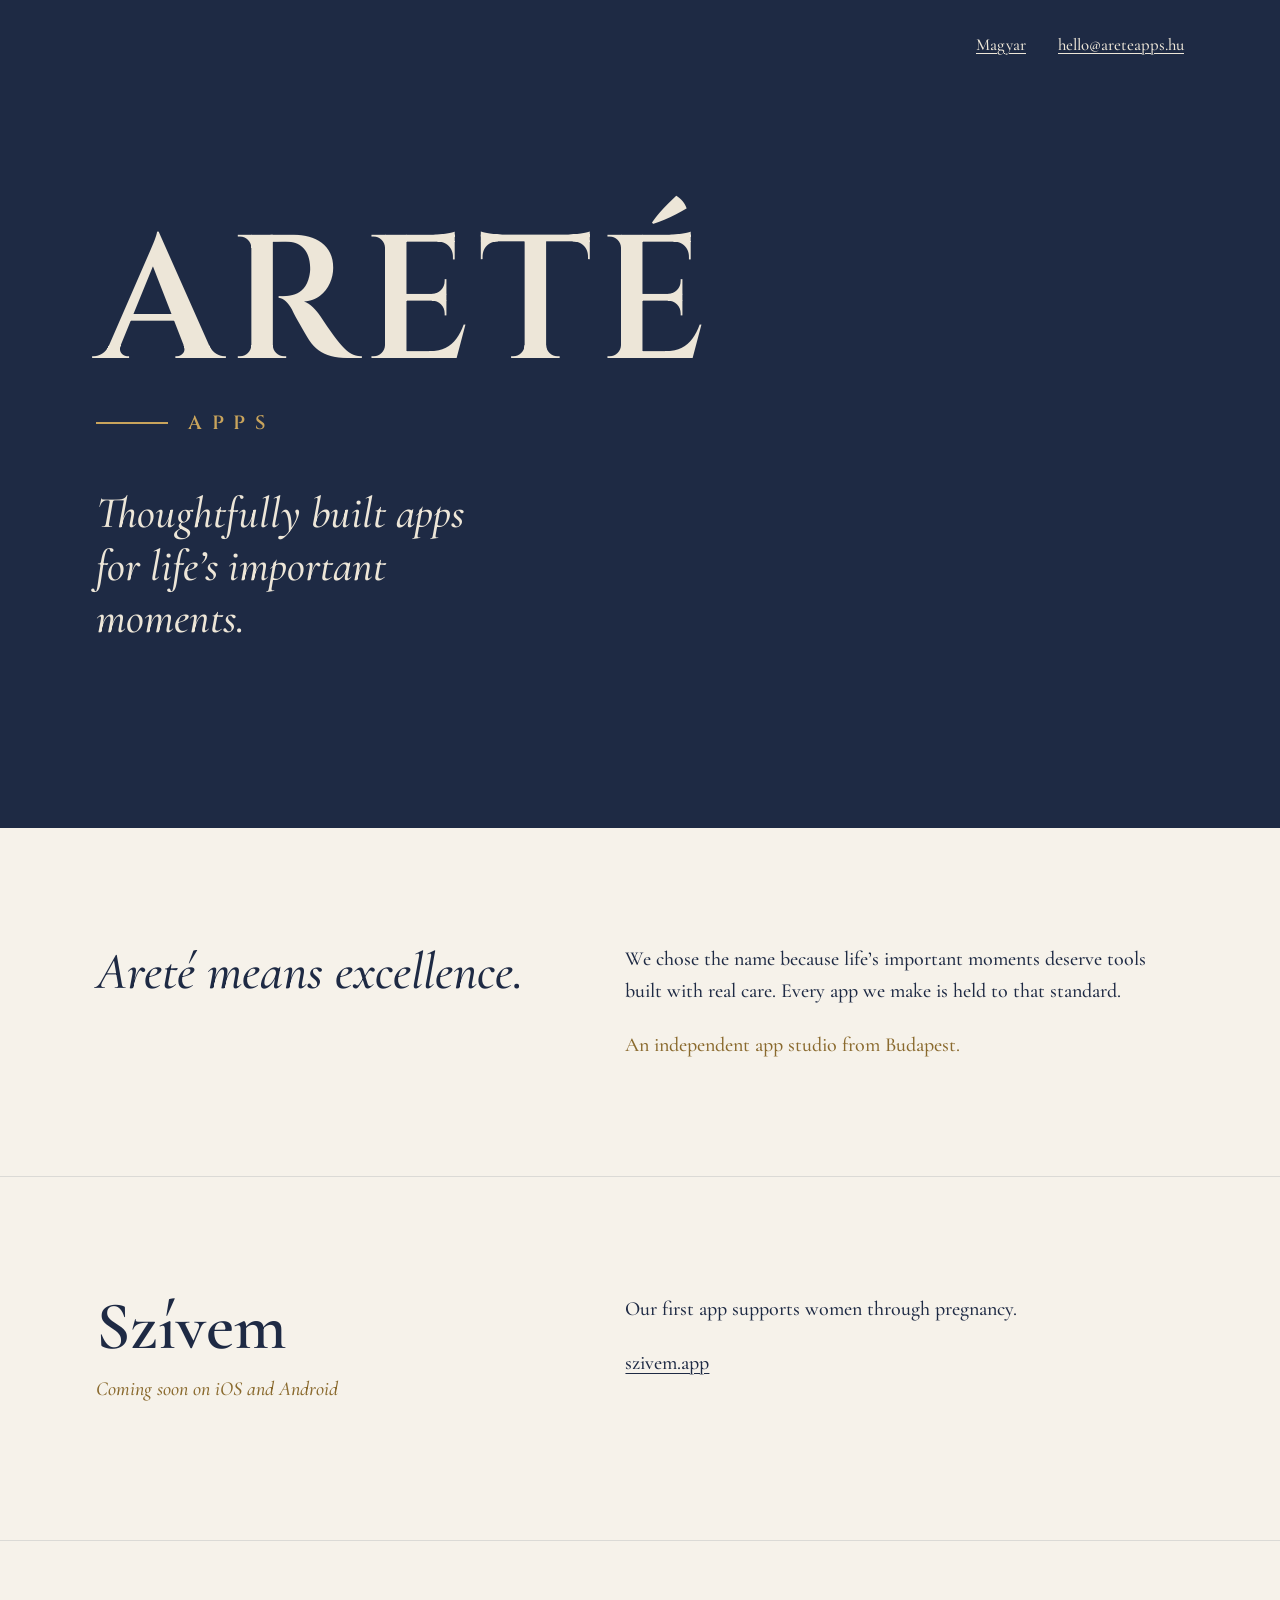
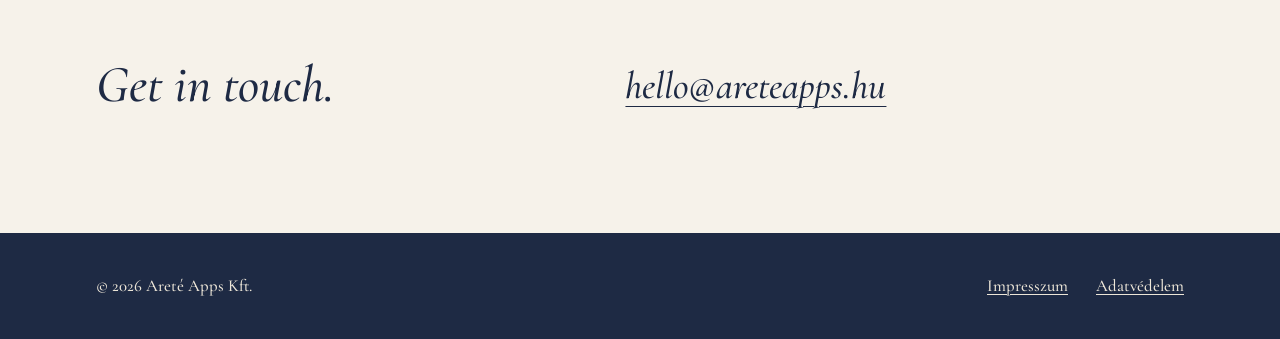
<file: index.html>
<!doctype html>
<html lang="en">
<head>
  <meta charset="utf-8">
  <meta name="viewport" content="width=device-width, initial-scale=1">
  <title>Areté Apps</title>
  <meta name="description" content="Areté Apps is an independent studio building thoughtfully crafted apps for life's important moments. Our first app, Szívem, supports women through pregnancy.">
  <script>
    /* Send Hungarian-speaking visitors to /hu/ on their first visit; a language picked with the switch always wins. */
    try {
      var chosen = localStorage.getItem("lang");
      var langs = (navigator.languages || [navigator.language || ""]).join(",").toLowerCase();
      if (chosen === "hu" || (!chosen && /(^|,)hu\b/.test(langs))) location.replace("/hu/");
    } catch (e) {}
  </script>
  <meta name="theme-color" content="#1E2A44">
  <link rel="icon" href="favicon.ico" sizes="32x32">
  <link rel="icon" href="favicon.svg" type="image/svg+xml">
  <link rel="apple-touch-icon" href="apple-touch-icon.png">
  <link rel="preload" href="fonts/cinzel-latin-600-normal.woff2" as="font" type="font/woff2" crossorigin>
  <link rel="stylesheet" href="styles.css">
  <link rel="alternate" hreflang="en" href="https://areteapps.hu/">
  <link rel="alternate" hreflang="hu" href="https://areteapps.hu/hu/">
  <link rel="alternate" hreflang="x-default" href="https://areteapps.hu/">
  <meta property="og:title" content="Areté Apps">
  <meta property="og:description" content="Thoughtfully built apps for life's important moments.">
  <meta property="og:url" content="https://areteapps.hu/">
  <meta property="og:type" content="website">
  <meta property="og:locale" content="en_US">
  <script type="application/ld+json">
  {
    "@context": "https://schema.org",
    "@type": "Organization",
    "name": "Areté Apps",
    "legalName": "Areté Apps Korlátolt Felelősségű Társaság",
    "alternateName": "Areté Apps Kft.",
    "url": "https://areteapps.hu/",
    "email": "hello@areteapps.hu",
    "telephone": "+36 70 665 1701",
    "taxID": "33145907-2-41",
    "identifier": { "@type": "PropertyValue", "propertyID": "Cégjegyzékszám", "value": "01-09-471410" },
    "address": {
      "@type": "PostalAddress",
      "streetAddress": "Tátra utca 5/A alagsor 2. ajtó",
      "postalCode": "1136",
      "addressLocality": "Budapest",
      "addressCountry": "HU"
    }
  }
  </script>
</head>
<body>
  <header class="hero">
    <div class="wrap hero__top">
      <a href="/hu/" hreflang="hu" lang="hu" data-set-lang="hu">Magyar</a>
      <a href="mailto:hello@areteapps.hu">hello@areteapps.hu</a>
    </div>
    <div class="wrap hero__body">
      <h1 class="wordmark" aria-label="Areté Apps"><span class="wordmark__letters" aria-hidden="true"><span style="--i:0">A</span><span style="--i:1">R</span><span style="--i:2">E</span><span style="--i:3">T</span><span style="--i:4">É</span></span></h1>
      <div class="wordmark__apps" aria-hidden="true">APPS</div>
      <p class="tagline">Thoughtfully built apps for life’s important moments.</p>
    </div>
  </header>

  <main>
    <section class="section" aria-labelledby="name-heading">
      <div class="wrap split">
        <h2 id="name-heading">Areté means excellence.</h2>
        <div class="prose">
          <p>We chose the name because life’s important moments deserve tools built with real care. Every app we make is held to that standard.</p>
          <p class="quiet">An independent app studio from Budapest.</p>
        </div>
      </div>
    </section>

    <section class="section" aria-labelledby="szivem-heading">
      <div class="wrap split">
        <div>
          <h2 id="szivem-heading" class="app-name">Szívem</h2>
          <p class="status">Coming soon on iOS and Android</p>
        </div>
        <div class="prose">
          <p>Our first app supports women through pregnancy.</p>
          <p><a href="https://szivem.app">szivem.app</a></p>
        </div>
      </div>
    </section>

    <section class="section" aria-labelledby="contact-heading">
      <div class="wrap split">
        <h2 id="contact-heading">Get in touch.</h2>
        <div class="prose">
          <p><a class="contact-link" href="mailto:hello@areteapps.hu">hello@areteapps.hu</a></p>
        </div>
      </div>
    </section>
  </main>

  <footer class="footer">
    <div class="wrap">
      <span>© 2026 Areté Apps Kft.</span>
      <nav aria-label="Legal">
        <a href="impresszum.html" lang="hu">Impresszum</a>
        <a href="adatvedelem.html" lang="hu">Adatvédelem</a>
      </nav>
    </div>
  </footer>
  <script>
    /* Remember the language the visitor picks, so auto-detection never overrides it. */
    document.querySelectorAll("[data-set-lang]").forEach(function (a) {
      a.addEventListener("click", function () {
        try { localStorage.setItem("lang", a.getAttribute("data-set-lang")); } catch (e) {}
      });
    });
  </script>
</body>
</html>
</file>
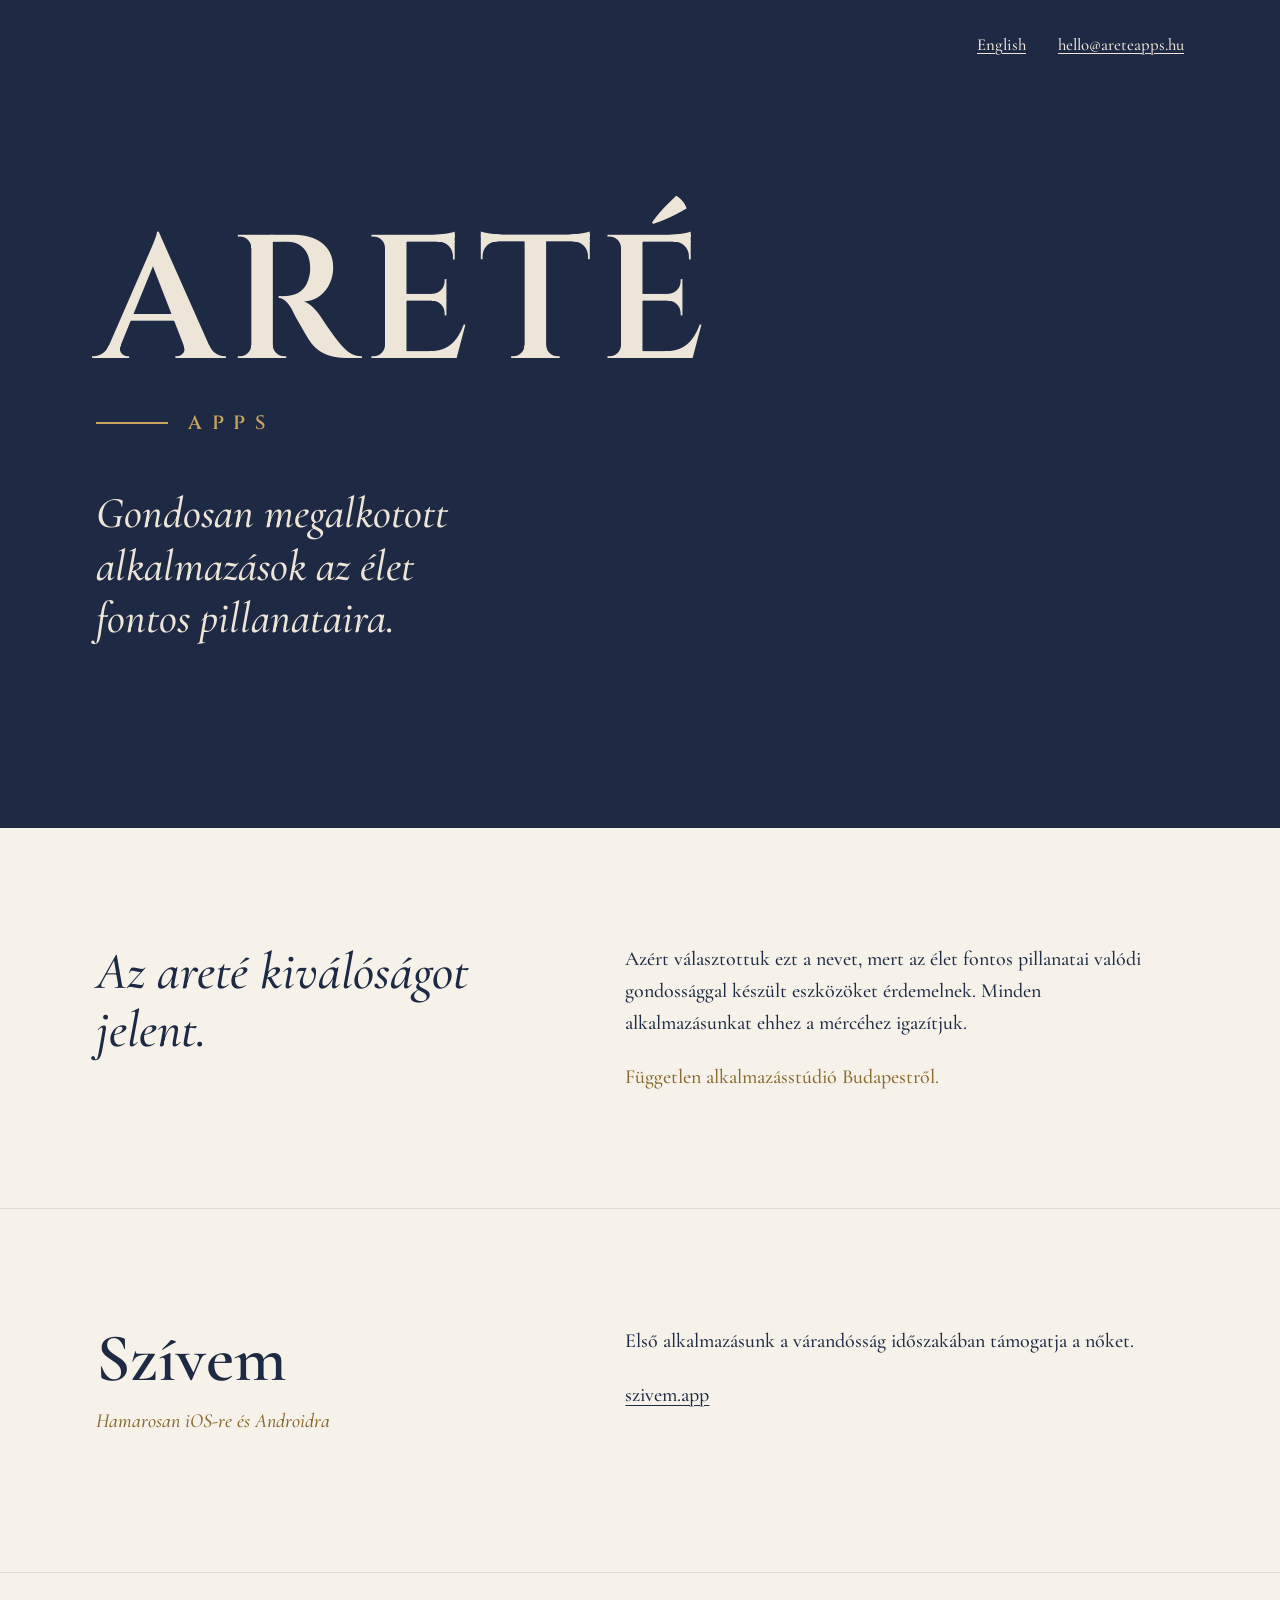
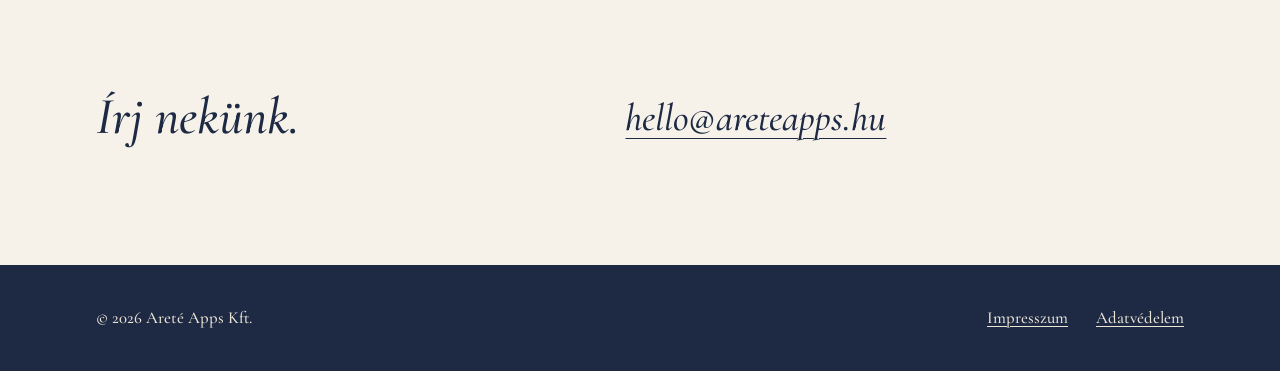
<file: hu/index.html>
<!doctype html>
<html lang="hu">
<head>
  <meta charset="utf-8">
  <meta name="viewport" content="width=device-width, initial-scale=1">
  <title>Areté Apps</title>
  <meta name="description" content="Az Areté Apps független alkalmazásstúdió, amely gondosan megalkotott alkalmazásokat készít az élet fontos pillanataira. Első alkalmazásunk, a Szívem, a várandósság időszakában támogatja a nőket.">
  <meta name="theme-color" content="#1E2A44">
  <link rel="icon" href="../favicon.ico" sizes="32x32">
  <link rel="icon" href="../favicon.svg" type="image/svg+xml">
  <link rel="apple-touch-icon" href="../apple-touch-icon.png">
  <link rel="preload" href="../fonts/cinzel-latin-600-normal.woff2" as="font" type="font/woff2" crossorigin>
  <link rel="stylesheet" href="../styles.css">
  <link rel="alternate" hreflang="en" href="https://areteapps.hu/">
  <link rel="alternate" hreflang="hu" href="https://areteapps.hu/hu/">
  <link rel="alternate" hreflang="x-default" href="https://areteapps.hu/">
  <meta property="og:title" content="Areté Apps">
  <meta property="og:description" content="Gondosan megalkotott alkalmazások az élet fontos pillanataira.">
  <meta property="og:url" content="https://areteapps.hu/hu/">
  <meta property="og:type" content="website">
  <meta property="og:locale" content="hu_HU">
  <script type="application/ld+json">
  {
    "@context": "https://schema.org",
    "@type": "Organization",
    "name": "Areté Apps",
    "legalName": "Areté Apps Korlátolt Felelősségű Társaság",
    "alternateName": "Areté Apps Kft.",
    "url": "https://areteapps.hu/",
    "email": "hello@areteapps.hu",
    "telephone": "+36 70 665 1701",
    "taxID": "33145907-2-41",
    "identifier": { "@type": "PropertyValue", "propertyID": "Cégjegyzékszám", "value": "01-09-471410" },
    "address": {
      "@type": "PostalAddress",
      "streetAddress": "Tátra utca 5/A alagsor 2. ajtó",
      "postalCode": "1136",
      "addressLocality": "Budapest",
      "addressCountry": "HU"
    }
  }
  </script>
</head>
<body>
  <header class="hero">
    <div class="wrap hero__top">
      <a href="/" hreflang="en" lang="en" data-set-lang="en">English</a>
      <a href="mailto:hello@areteapps.hu">hello@areteapps.hu</a>
    </div>
    <div class="wrap hero__body">
      <h1 class="wordmark" aria-label="Areté Apps"><span class="wordmark__letters" aria-hidden="true"><span style="--i:0">A</span><span style="--i:1">R</span><span style="--i:2">E</span><span style="--i:3">T</span><span style="--i:4">É</span></span></h1>
      <div class="wordmark__apps" aria-hidden="true">APPS</div>
      <p class="tagline">Gondosan megalkotott alkalmazások az élet fontos pillanataira.</p>
    </div>
  </header>

  <main>
    <section class="section" aria-labelledby="name-heading">
      <div class="wrap split">
        <h2 id="name-heading">Az areté kiválóságot jelent.</h2>
        <div class="prose">
          <p>Azért választottuk ezt a nevet, mert az élet fontos pillanatai valódi gondossággal készült eszközöket érdemelnek. Minden alkalmazásunkat ehhez a mércéhez igazítjuk.</p>
          <p class="quiet">Független alkalmazásstúdió Budapestről.</p>
        </div>
      </div>
    </section>

    <section class="section" aria-labelledby="szivem-heading">
      <div class="wrap split">
        <div>
          <h2 id="szivem-heading" class="app-name">Szívem</h2>
          <p class="status">Hamarosan iOS-re és Androidra</p>
        </div>
        <div class="prose">
          <p>Első alkalmazásunk a várandósság időszakában támogatja a nőket.</p>
          <p><a href="https://szivem.app">szivem.app</a></p>
        </div>
      </div>
    </section>

    <section class="section" aria-labelledby="contact-heading">
      <div class="wrap split">
        <h2 id="contact-heading">Írj nekünk.</h2>
        <div class="prose">
          <p><a class="contact-link" href="mailto:hello@areteapps.hu">hello@areteapps.hu</a></p>
        </div>
      </div>
    </section>
  </main>

  <footer class="footer">
    <div class="wrap">
      <span>© 2026 Areté Apps Kft.</span>
      <nav aria-label="Jogi információk">
        <a href="../impresszum.html" lang="hu">Impresszum</a>
        <a href="../adatvedelem.html" lang="hu">Adatvédelem</a>
      </nav>
    </div>
  </footer>
  <script>
    /* Remember the language the visitor picks, so auto-detection never overrides it. */
    document.querySelectorAll("[data-set-lang]").forEach(function (a) {
      a.addEventListener("click", function () {
        try { localStorage.setItem("lang", a.getAttribute("data-set-lang")); } catch (e) {}
      });
    });
  </script>
</body>
</html>
</file>
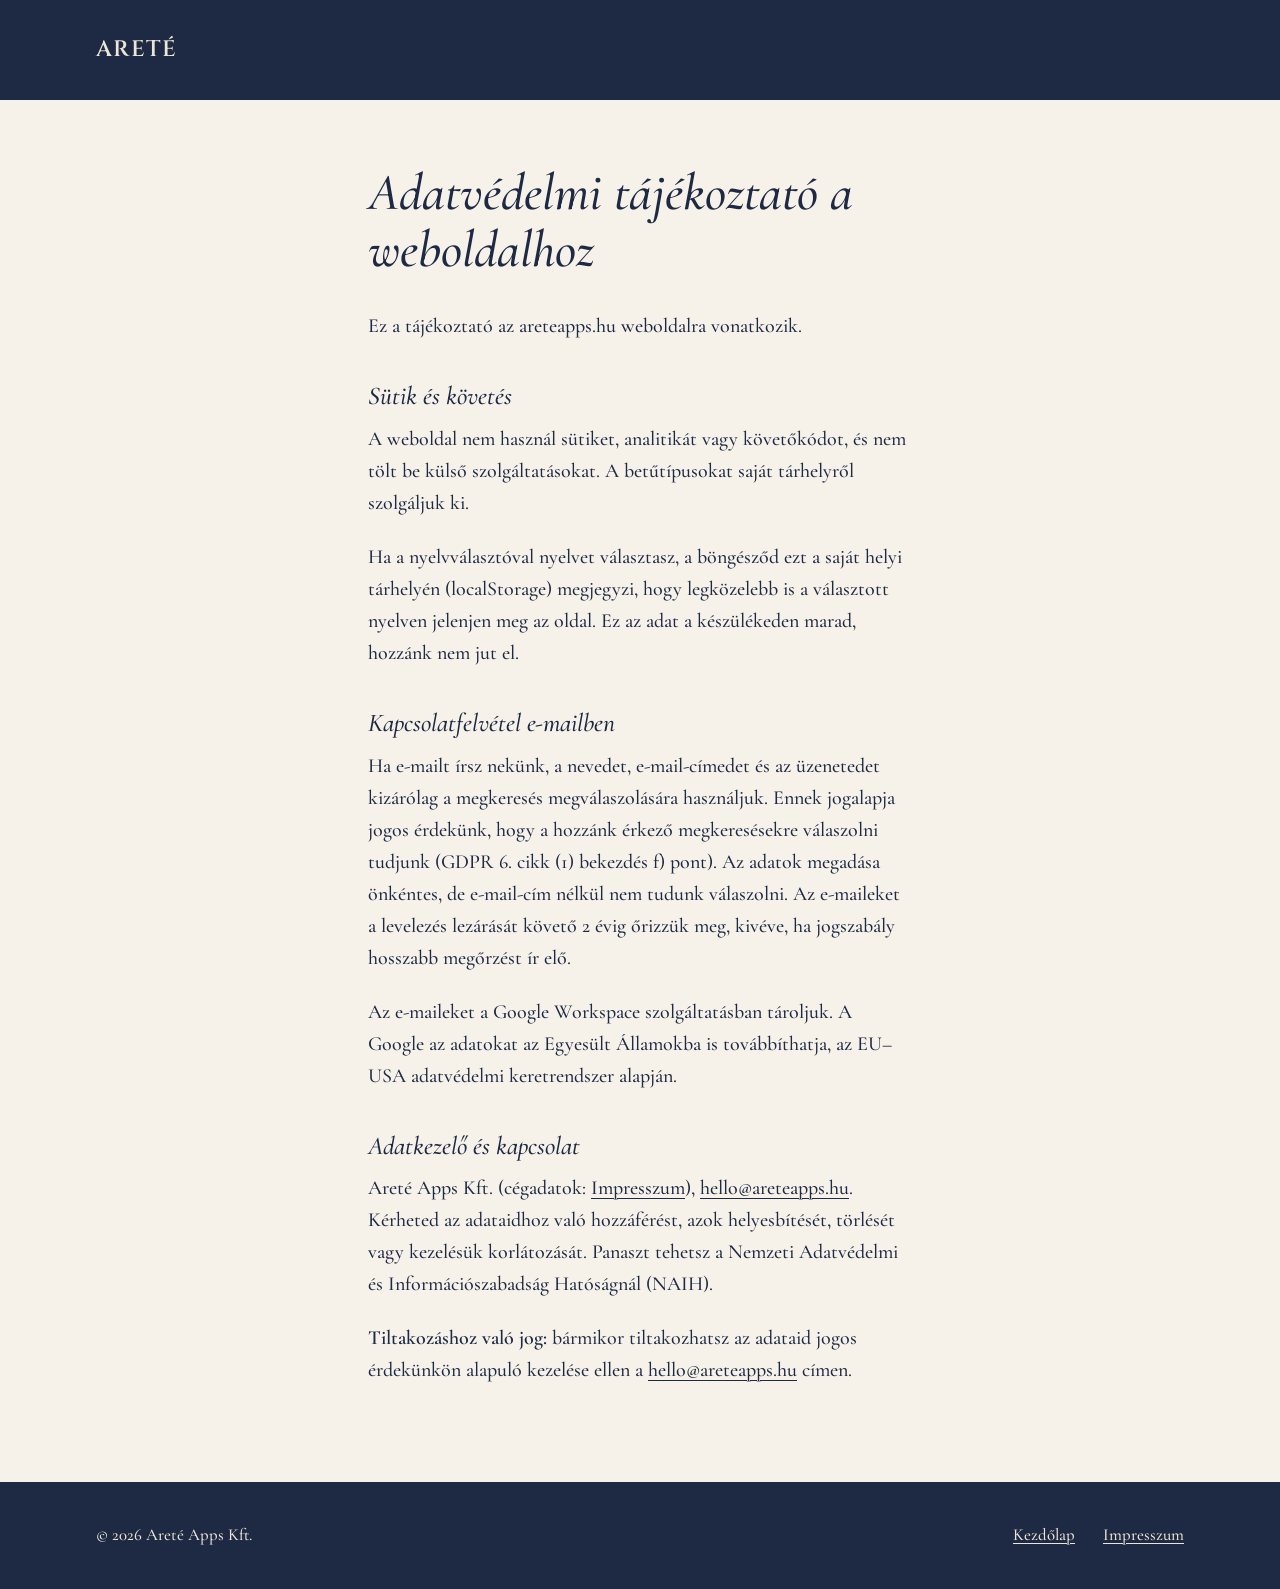
<file: adatvedelem.html>
<!doctype html>
<html lang="hu">
<head>
  <meta charset="utf-8">
  <meta name="viewport" content="width=device-width, initial-scale=1">
  <title>Adatvédelem | Areté Apps</title>
  <meta name="theme-color" content="#1E2A44">
  <link rel="icon" href="favicon.ico" sizes="32x32">
  <link rel="icon" href="favicon.svg" type="image/svg+xml">
  <link rel="apple-touch-icon" href="apple-touch-icon.png">
  <link rel="stylesheet" href="styles.css">
  <meta name="robots" content="noindex">
</head>
<body>
  <header class="legal-head">
    <div class="wrap"><a href="hu/">ARETÉ</a></div>
  </header>
  <main class="legal">
    <div class="wrap prose">
      <h1>Adatvédelmi tájékoztató a weboldalhoz</h1>
      <p>Ez a tájékoztató az areteapps.hu weboldalra vonatkozik.</p>
      <h2>Sütik és követés</h2>
      <p>A weboldal nem használ sütiket, analitikát vagy követőkódot, és nem tölt be külső szolgáltatásokat. A betűtípusokat saját tárhelyről szolgáljuk ki.</p>
      <p>Ha a nyelvválasztóval nyelvet választasz, a böngésződ ezt a saját helyi tárhelyén (localStorage) megjegyzi, hogy legközelebb is a választott nyelven jelenjen meg az oldal. Ez az adat a készülékeden marad, hozzánk nem jut el.</p>
      <h2>Kapcsolatfelvétel e-mailben</h2>
      <p>Ha e-mailt írsz nekünk, a nevedet, e-mail-címedet és az üzenetedet kizárólag a megkeresés megválaszolására használjuk. Ennek jogalapja jogos érdekünk, hogy a hozzánk érkező megkeresésekre válaszolni tudjunk (GDPR 6. cikk (1) bekezdés f) pont). Az adatok megadása önkéntes, de e-mail-cím nélkül nem tudunk válaszolni. Az e-maileket a levelezés lezárását követő 2 évig őrizzük meg, kivéve, ha jogszabály hosszabb megőrzést ír elő.</p>
      <p>Az e-maileket a Google Workspace szolgáltatásban tároljuk. A Google az adatokat az Egyesült Államokba is továbbíthatja, az EU–USA adatvédelmi keretrendszer alapján.</p>
      <h2>Adatkezelő és kapcsolat</h2>
      <p>Areté Apps Kft. (cégadatok: <a href="impresszum.html">Impresszum</a>), <a href="mailto:hello@areteapps.hu">hello@areteapps.hu</a>. Kérheted az adataidhoz való hozzáférést, azok helyesbítését, törlését vagy kezelésük korlátozását. Panaszt tehetsz a Nemzeti Adatvédelmi és Információszabadság Hatóságnál (NAIH).</p>
      <p><strong>Tiltakozáshoz való jog:</strong> bármikor tiltakozhatsz az adataid jogos érdekünkön alapuló kezelése ellen a <a href="mailto:hello@areteapps.hu">hello@areteapps.hu</a> címen.</p>
    </div>
  </main>
  <footer class="footer">
    <div class="wrap">
      <span>© 2026 Areté Apps Kft.</span>
      <nav aria-label="Jogi információk">
        <a href="hu/">Kezdőlap</a>
        <a href="impresszum.html">Impresszum</a>
      </nav>
    </div>
  </footer>
</body>
</html>
</file>
<file: styles.css>
/* Areté Apps, static site styles */

@font-face { font-family: "Cinzel"; font-weight: 600; font-style: normal; font-display: swap;
  src: url("fonts/cinzel-latin-600-normal.woff2") format("woff2");
  unicode-range: U+0000-00FF,U+0131,U+0152-0153,U+02BB-02BC,U+02C6,U+02DA,U+02DC,U+0304,U+0308,U+0329,U+2000-206F,U+20AC,U+2122,U+2191,U+2193,U+2212,U+2215,U+FEFF,U+FFFD; }
@font-face { font-family: "Cinzel"; font-weight: 600; font-style: normal; font-display: swap;
  src: url("fonts/cinzel-latin-ext-600-normal.woff2") format("woff2");
  unicode-range: U+0100-02BA,U+02BD-02C5,U+02C7-02CC,U+02CE-02D7,U+02DD-02FF,U+0304,U+0308,U+0329,U+1D00-1DBF,U+1E00-1E9F,U+1EF2-1EFF,U+2020,U+20A0-20AB,U+20AD-20C0,U+2113,U+2C60-2C7F,U+A720-A7FF; }
@font-face { font-family: "Cormorant Garamond"; font-weight: 500; font-style: normal; font-display: swap;
  src: url("fonts/cormorant-garamond-latin-500-normal.woff2") format("woff2");
  unicode-range: U+0000-00FF,U+0131,U+0152-0153,U+02BB-02BC,U+02C6,U+02DA,U+02DC,U+0304,U+0308,U+0329,U+2000-206F,U+20AC,U+2122,U+2191,U+2193,U+2212,U+2215,U+FEFF,U+FFFD; }
@font-face { font-family: "Cormorant Garamond"; font-weight: 500; font-style: normal; font-display: swap;
  src: url("fonts/cormorant-garamond-latin-ext-500-normal.woff2") format("woff2");
  unicode-range: U+0100-02BA,U+02BD-02C5,U+02C7-02CC,U+02CE-02D7,U+02DD-02FF,U+0304,U+0308,U+0329,U+1D00-1DBF,U+1E00-1E9F,U+1EF2-1EFF,U+2020,U+20A0-20AB,U+20AD-20C0,U+2113,U+2C60-2C7F,U+A720-A7FF; }
@font-face { font-family: "Cormorant Garamond"; font-weight: 500; font-style: italic; font-display: swap;
  src: url("fonts/cormorant-garamond-latin-500-italic.woff2") format("woff2");
  unicode-range: U+0000-00FF,U+0131,U+0152-0153,U+02BB-02BC,U+02C6,U+02DA,U+02DC,U+0304,U+0308,U+0329,U+2000-206F,U+20AC,U+2122,U+2191,U+2193,U+2212,U+2215,U+FEFF,U+FFFD; }
@font-face { font-family: "Cormorant Garamond"; font-weight: 500; font-style: italic; font-display: swap;
  src: url("fonts/cormorant-garamond-latin-ext-500-italic.woff2") format("woff2");
  unicode-range: U+0100-02BA,U+02BD-02C5,U+02C7-02CC,U+02CE-02D7,U+02DD-02FF,U+0304,U+0308,U+0329,U+1D00-1DBF,U+1E00-1E9F,U+1EF2-1EFF,U+2020,U+20A0-20AB,U+20AD-20C0,U+2113,U+2C60-2C7F,U+A720-A7FF; }
@font-face { font-family: "Cormorant Garamond"; font-weight: 600; font-style: normal; font-display: swap;
  src: url("fonts/cormorant-garamond-latin-600-normal.woff2") format("woff2");
  unicode-range: U+0000-00FF,U+0131,U+0152-0153,U+02BB-02BC,U+02C6,U+02DA,U+02DC,U+0304,U+0308,U+0329,U+2000-206F,U+20AC,U+2122,U+2191,U+2193,U+2212,U+2215,U+FEFF,U+FFFD; }
@font-face { font-family: "Cormorant Garamond"; font-weight: 600; font-style: normal; font-display: swap;
  src: url("fonts/cormorant-garamond-latin-ext-600-normal.woff2") format("woff2");
  unicode-range: U+0100-02BA,U+02BD-02C5,U+02C7-02CC,U+02CE-02D7,U+02DD-02FF,U+0304,U+0308,U+0329,U+1D00-1DBF,U+1E00-1E9F,U+1EF2-1EFF,U+2020,U+20A0-20AB,U+20AD-20C0,U+2113,U+2C60-2C7F,U+A720-A7FF; }

:root {
  --navy: #1E2A44;
  --navy-deep: #172238;
  --bone: #EDE6D8;
  --paper: #F6F2EA;
  --gold: #C9A45C;      /* on navy */
  --gold-ink: #8A6A2E;  /* on light grounds, passes contrast */
  --ink: #1E2A44;
  --serif: "Cormorant Garamond", Georgia, "Times New Roman", serif;
  --display: "Cinzel", "Trajan Pro", "Times New Roman", serif;
  --measure: 34rem;
}

*, *::before, *::after { box-sizing: border-box; }
html { -webkit-text-size-adjust: 100%; }
body {
  margin: 0;
  background: var(--paper);
  color: var(--ink);
  font-family: var(--serif);
  font-weight: 500;
  font-size: 1.25rem;
  line-height: 1.6;
  text-rendering: optimizeLegibility;
}
a { color: inherit; text-decoration-thickness: 1px; text-underline-offset: 0.2em; }
a:hover { color: var(--gold-ink); }
:focus-visible { outline: 2px solid var(--gold); outline-offset: 4px; border-radius: 2px; }

.wrap { width: min(100% - 3rem, 68rem); margin-inline: auto; }

/* Hero */
.hero {
  background: var(--navy);
  color: var(--bone);
  min-height: min(92vh, 52rem);
  display: flex;
  flex-direction: column;
}
.hero a:hover { color: var(--gold); }
.hero__top { padding-block: 2rem; display: flex; justify-content: flex-end; gap: 2rem; }
.hero__top a { font-size: 1.05rem; color: var(--bone); }
.hero__body { flex: 1; display: flex; flex-direction: column; justify-content: center; padding-block: 3rem 6rem; }
.wordmark {
  margin: 0;
  font-family: var(--display);
  font-weight: 600;
  font-size: clamp(4.25rem, 15vw, 11rem);
  line-height: 0.9;
  letter-spacing: 0.04em;
}
.wordmark__apps {
  display: flex;
  align-items: center;
  gap: 1.25rem;
  margin-top: 1.5rem;
  font-family: var(--display);
  font-size: clamp(0.95rem, 1.6vw, 1.2rem);
  letter-spacing: 0.5em;
  color: var(--gold);
}
.wordmark__apps::before {
  content: "";
  width: 4.5rem;
  height: 2px;
  background: var(--gold);
  transform-origin: left center;
  animation: draw 900ms 750ms cubic-bezier(.2,.7,.2,1) both;
}
@keyframes draw { from { transform: scaleX(0); } to { transform: scaleX(1); } }

/* Hero entrance: letters settle into place one by one, then the rule draws, then the line of text appears */
.wordmark__letters span {
  display: inline-block;
  animation: settle 1100ms calc(var(--i) * 110ms) cubic-bezier(.16,.8,.24,1) both;
}
@keyframes settle {
  from { opacity: 0; transform: translateY(0.28em); filter: blur(10px); }
  to   { opacity: 1; transform: none; filter: none; }
}
.wordmark__apps { animation: fade-in 800ms 1150ms ease-out both; }
.tagline { animation: fade-in 1000ms 1450ms ease-out both; }
@keyframes fade-in { from { opacity: 0; transform: translateY(6px); } to { opacity: 1; transform: none; } }
.tagline {
  margin: 3rem 0 0;
  max-width: 22ch;
  font-style: italic;
  font-size: clamp(1.75rem, 3.6vw, 2.75rem);
  line-height: 1.2;
}

/* Sections */
.section { padding-block: clamp(4rem, 9vw, 7.5rem); }
.section + .section { border-top: 1px solid rgba(30, 42, 68, 0.12); }
.split {
  display: grid;
  gap: 2rem 4rem;
  grid-template-columns: minmax(0, 1fr);
}
@media (min-width: 52rem) {
  .split { grid-template-columns: minmax(0, 5fr) minmax(0, 6fr); align-items: start; }
}
h2 {
  margin: 0;
  font-weight: 500;
  font-style: italic;
  font-size: clamp(2.1rem, 4.4vw, 3.25rem);
  line-height: 1.12;
}
.prose { max-width: var(--measure); }
.prose p { margin: 0 0 1.1em; }
.prose p:last-child { margin-bottom: 0; }
.quiet { color: var(--gold-ink); }

.app-name {
  margin: 0;
  font-weight: 600;
  font-style: normal;
  font-size: clamp(2.6rem, 6vw, 4.25rem);
  line-height: 1;
}
.status { margin-top: 0.75rem; color: var(--gold-ink); font-style: italic; }

.contact-link {
  font-size: clamp(1.6rem, 3.4vw, 2.4rem);
  font-style: italic;
}

/* Footer */
.footer { background: var(--navy); color: var(--bone); padding-block: 2.5rem; font-size: 1.05rem; }
.footer .wrap { display: flex; flex-wrap: wrap; gap: 1rem 2rem; justify-content: space-between; align-items: center; }
.footer nav { display: flex; gap: 1.75rem; }
.footer a:hover { color: var(--gold); }

/* Legal pages */
.legal-head { background: var(--navy); color: var(--bone); padding-block: 2rem; }
.legal-head a { text-decoration: none; font-family: var(--display); font-weight: 600; letter-spacing: 0.06em; font-size: 1.4rem; }
.legal-head a:hover { color: var(--gold); }
.legal { padding-block: 4rem 6rem; }
.legal h1 { margin: 0 0 2rem; font-weight: 500; font-style: italic; font-size: clamp(2.2rem, 5vw, 3.25rem); line-height: 1.1; }
.legal h2 { font-size: 1.6rem; margin: 2.5rem 0 0.75rem; }
.legal dl { display: grid; grid-template-columns: minmax(0, 1fr); gap: 0.25rem 2rem; margin: 0; }
@media (min-width: 40rem) { .legal dl { grid-template-columns: 14rem minmax(0, 1fr); } }
.legal dt { color: var(--gold-ink); }
.legal dd { margin: 0 0 0.75rem; }

/* Lining figures so registration, tax and phone numbers read unambiguously */
.legal dd, .contact-link { font-variant-numeric: lining-nums; }

@media (prefers-reduced-motion: reduce) {
  *, *::before, *::after { animation: none !important; transition: none !important; }
}
</file>
